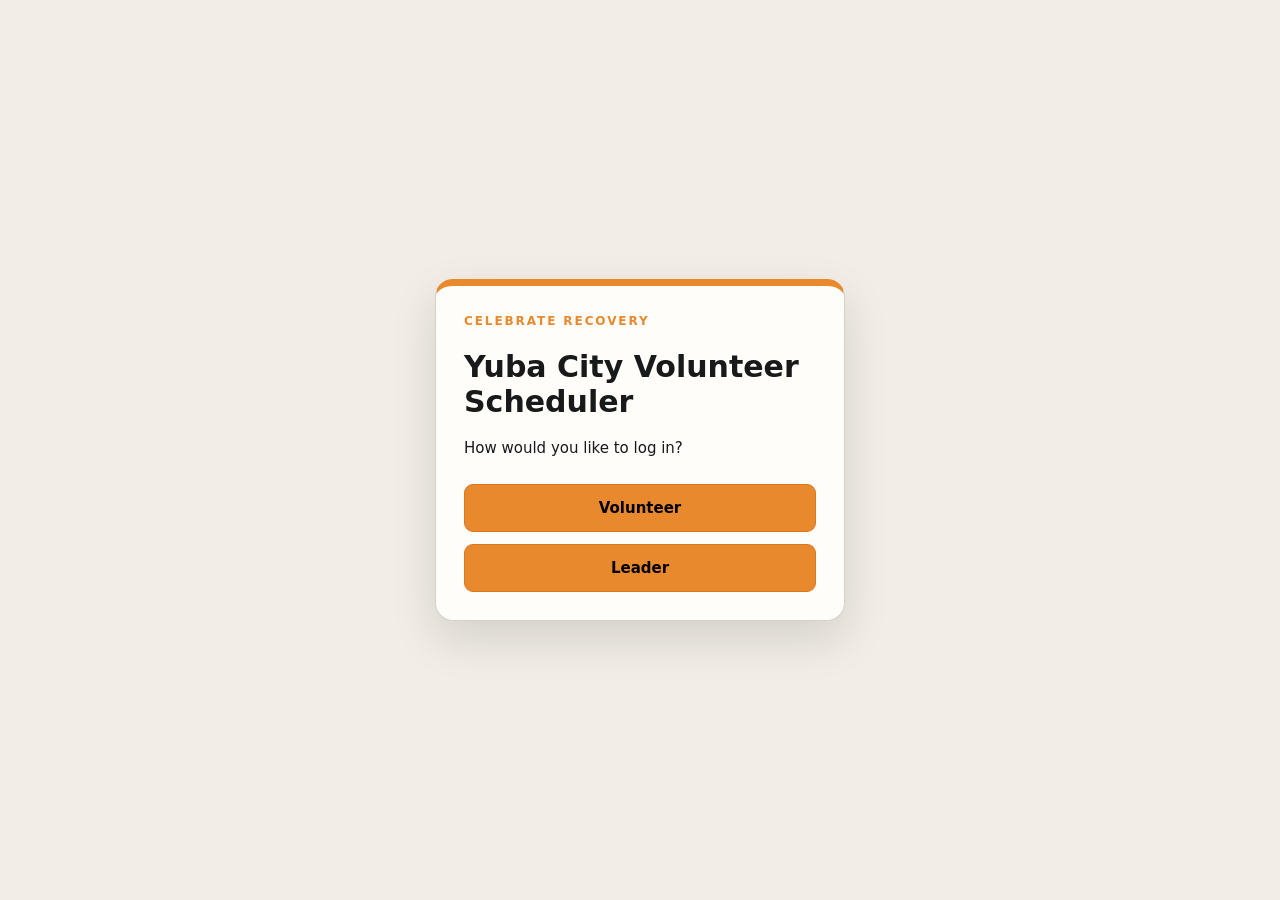
<file: index.html>
<!doctype html><html><head><meta charset="utf-8"><meta name="viewport" content="width=device-width,initial-scale=1"><title>CRYC Volunteer Scheduler</title><link rel="icon" href="cr-favicon.svg" type="image/svg+xml"><link rel="stylesheet" href="styles.css"><link rel="stylesheet" href="weekly-program.css"><link rel="stylesheet" href="weekly-menu.css"></head><body><div id="portalChoice" class="center"><div class="card login portalChoice"><div class="eyebrow">CELEBRATE RECOVERY</div><h1>Yuba City Volunteer Scheduler</h1><p>How would you like to log in?</p><button id="chooseVolunteer" class="primary">Volunteer</button><button id="chooseLeader">Leader</button></div></div><div id="volunteerLogin" class="center" hidden><div class="card login"><div class="eyebrow">CELEBRATE RECOVERY</div><h1>Volunteer Schedule</h1><p>Enter the phone number on your volunteer profile.</p><input id="volunteerPhone" type="tel" inputmode="tel" autocomplete="tel" placeholder="530-555-0123"><button id="volunteerLoginBtn">View My Schedule</button><button id="volunteerBack" class="secondary">← Back</button><div id="volunteerLoginMsg" class="error"></div></div></div><div id="volunteerPortal" hidden><header><div><div class="eyebrow">CELEBRATE RECOVERY · YUBA CITY</div><b id="volunteerHello"></b></div><nav><button id="volunteerLogout">Log out</button></nav></header><main><section><div class="titleRow"><div><h2>My Schedule</h2><p class="muted">Your upcoming volunteer assignments.</p></div></div><div id="myVolunteerSchedule"></div><p class="muted">Need to cancel or change an assignment? Please contact the team lead for your area of service directly.</p></section></main></div><div id="login" class="center" hidden><div class="card login"><div class="eyebrow">CELEBRATE RECOVERY</div><h1>Yuba City Volunteer Scheduler</h1><p>Enter your 4-digit PIN</p><input id="pin" inputmode="numeric" maxlength="4" placeholder="••••"><button id="loginBtn">Log in</button><button id="leaderBack" class="secondary">← Back</button><div id="loginMsg" class="error"></div></div></div><div id="app" hidden><header><div><div class="eyebrow">CELEBRATE RECOVERY · YUBA CITY</div><b id="hello"></b></div><nav><button data-view="schedule" class="active">Schedule</button><button data-view="volunteers">Volunteers</button><button data-view="settings">Settings</button><button id="logout">Log out</button></nav></header><main><section id="schedule" class="view"><div class="toolbar"><select id="teamFilter"></select><button id="prev">◀</button><button id="today">Today</button><button id="next">▶</button><button id="capture">📸 Capture</button></div><div class="scheduleWithProgram"><div><div id="weeks"></div><h2>On Call</h2><div id="oncall"></div></div><aside id="programPanel" class="programPanel"><div class="programHead"><div class="programHeadTop"><h2>Weekly Program</h2><button id="programAdd" class="programAdd" type="button" hidden>+ Add</button></div><div class="programMonthControls"><button id="programPrev" type="button">◀</button><div id="programMonth" class="programMonth"></div><button id="programNext" type="button">▶</button></div></div><div id="programList" class="programList"><div class="programEmpty">Loading…</div></div></aside><aside id="menuPanel" class="menuPanel"><div class="menuHead"><div class="menuHeadTop"><h2>Weekly Menu</h2><button id="menuAdd" class="menuAdd" type="button" hidden>+ Add</button></div><div class="programMonthControls"><button id="menuPrev" type="button">◀</button><div id="menuMonth" class="programMonth"></div><button id="menuNext" type="button">▶</button></div></div><div id="menuList" class="menuList"><div class="menuEmpty">Loading…</div></div></aside></div></section><section id="volunteers" class="view" hidden><div class="volunteerPageTop"><div><h2>Volunteers</h2><div class="muted">Manage volunteers by team.</div></div><div class="volunteerTopActions"><input id="volunteerSearch" class="volunteerSearch" placeholder="🔎 Search volunteers…" autocomplete="off"><button id="addVolunteer">+ Add Volunteer</button></div></div><div id="volunteerTeamFilters" class="volunteerFilterRow"></div><div id="volunteerFilterSummary" class="muted volunteerFilterSummary"></div><div id="pendingVolunteerSection"></div><h2 class="currentVolunteersTitle">Current Volunteers</h2><div id="volunteerList"></div></section><section id="settings" class="view" hidden><h2>Settings</h2><div id="myAccount"></div><div id="userAdmin"></div><div id="teamSettings"></div></section></main></div><dialog id="modal"><form method="dialog" id="modalForm"><div id="modalBody"></div><div class="actions"><button type="button" id="modalCancel">Cancel</button><button id="modalSave" value="default">Save</button></div></form></dialog><dialog id="captureModal"><div class="captureHead"><div><div class="eyebrow">CELEBRATE RECOVERY · YUBA CITY</div><h2>Volunteer Schedule</h2></div><button onclick="captureModal.close()">Close</button></div><div class="toolbar"><select id="captureTeam"></select><button id="capturePrev">◀ 4 weeks</button><button id="captureNext">Next 4 weeks ▶</button></div><div id="captureGrid"></div><p class="hint">Screenshot this view to share with your volunteer team.</p></dialog><dialog id="programEditor"><h2 id="programEditorTitle">Add Program</h2><label>Date<input id="programDateInput" type="date"></label><label>Program Type<select id="programTypeInput"><option>Testimony</option><option>Lesson</option><option>Chip Night</option><option>Special Event</option><option>Other</option></select></label><label>Title / Speaker<input id="programDetailInput" placeholder="John, Confess, etc."></label><label>Notes<textarea id="programNotesInput" rows="3"></textarea></label><div class="programDialogActions"><button id="programDelete" type="button" hidden>Delete</button><span><button id="programCancel" type="button">Cancel</button><button id="programSave" class="primary" type="button">Save</button></span></div></dialog><dialog id="menuEditor"><h2 id="menuEditorTitle">Add Weekly Menu</h2><label>Date<input id="menuDateInput" type="date"></label><label>Meal<input id="menuMealInput" placeholder="Example: Taco bar"></label><label>Drinks</label><div id="menuDrinkChoices" class="menuDrinkChoices"></div><div class="menuAddDrinkRow"><input id="menuNewDrink" placeholder="Add another drink option"><button id="menuAddDrink" type="button">+ Add</button></div><p class="hint">Select as many drinks as needed. Added options stay available for future menus.</p><label>Dessert<input id="menuDessertInput" placeholder="Example: Brownies"></label><div class="menuDialogActions"><button id="menuDelete" type="button" hidden>Delete</button><span><button id="menuCancel" type="button">Cancel</button><button id="menuSave" class="primary" type="button">Save</button></span></div></dialog><script src="app.js"></script><script src="volunteer-groups.js"></script><script src="multi-team-scheduling.js"></script><script src="pending-volunteers.js"></script><script src="activity-log.js"></script><script src="approval-notifications.js"></script><script src="volunteer-portal.js"></script><script src="weekly-program.js"></script><script src="weekly-menu.js"></script><script src="schedule-hide-past.js"></script><script>document.getElementById('modalCancel').addEventListener('click',()=>document.getElementById('modal').close());</script></body></html>
</file>
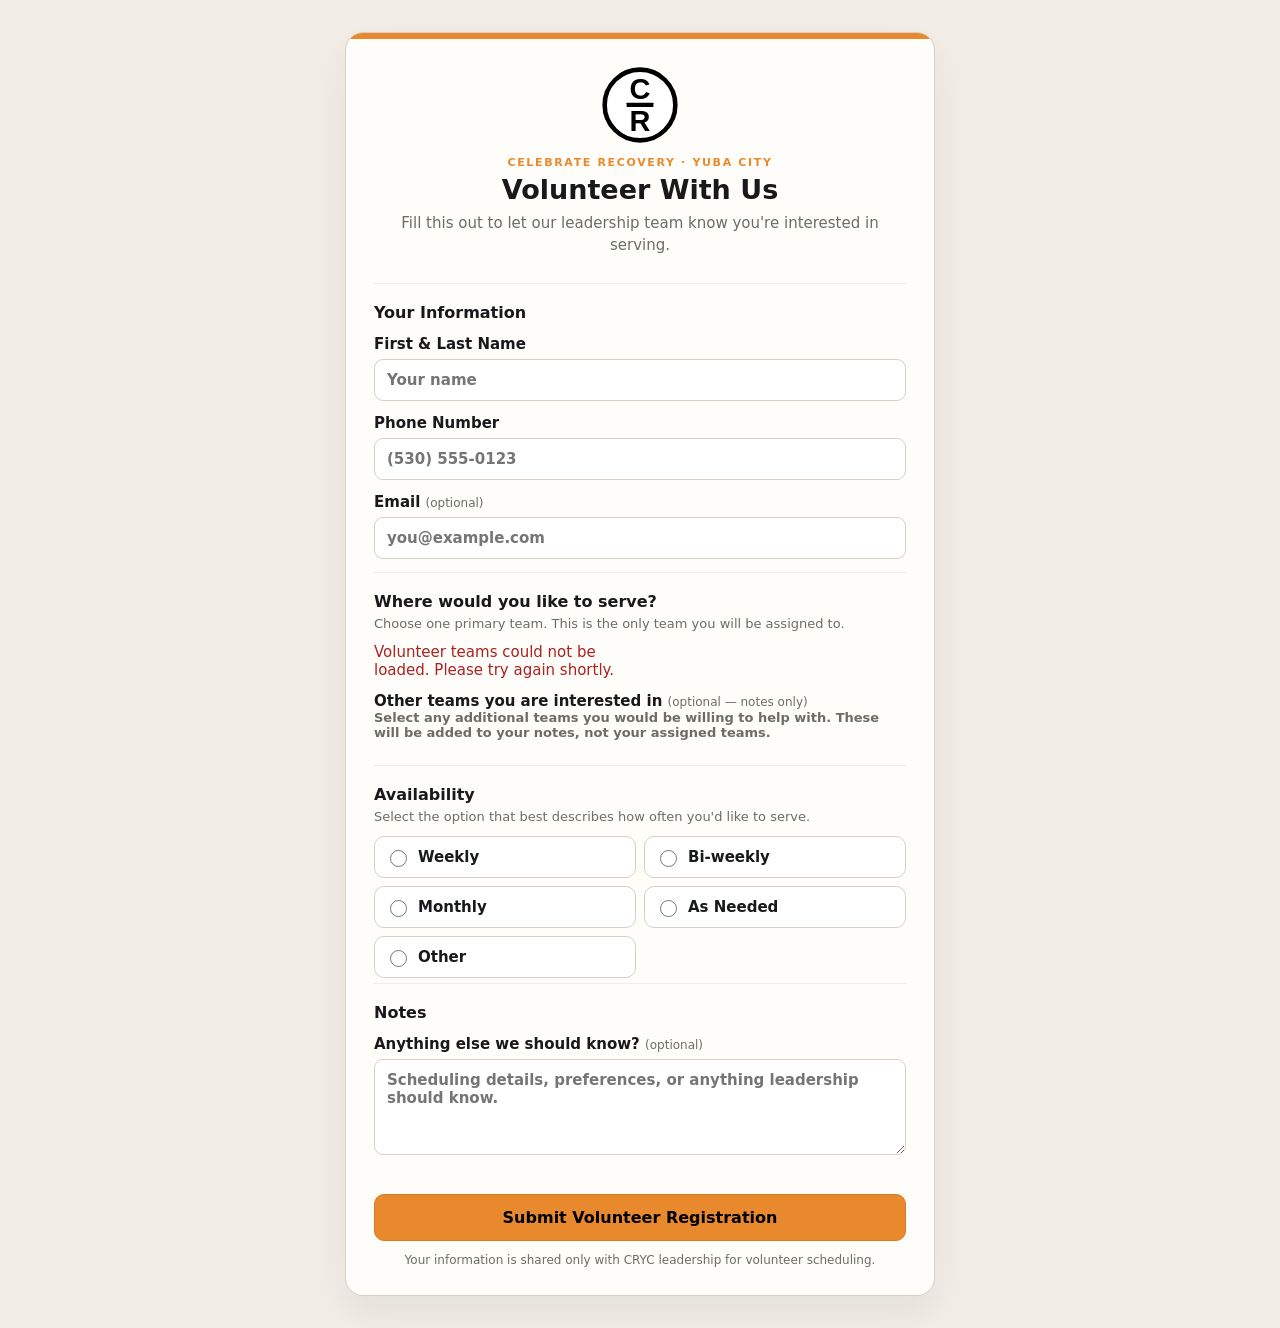
<file: volunteer-signup.html>
<!doctype html><html><head><meta charset="utf-8"><meta name="viewport" content="width=device-width,initial-scale=1"><title>Volunteer With Us · Celebrate Recovery Yuba City</title><link rel="icon" href="cr-favicon.svg" type="image/svg+xml"><style>:root{--bg:#f2eee7;--paper:#fffdf9;--ink:#17191a;--muted:#6f6b65;--line:#d8d0c5;--accent:#e8892d}*{box-sizing:border-box}body{margin:0;background:var(--bg);font:15px system-ui,Segoe UI,sans-serif;color:var(--ink)}main{max-width:620px;margin:32px auto;padding:0 15px}.card{background:var(--paper);border:1px solid var(--line);border-radius:18px;overflow:hidden;box-shadow:0 15px 40px #1111}.hero{padding:27px 28px 21px;border-top:6px solid var(--accent);text-align:center}.logo{width:78px;height:78px;margin:auto}.logo img{width:100%;height:100%;object-fit:contain}.eyebrow{margin-top:12px;color:var(--accent);font-size:11px;font-weight:900;letter-spacing:.15em}.hero h1{font-size:27px;margin:5px 0 8px}.hero p,.muted{color:var(--muted)}.hero p{margin:0;line-height:1.45}.form{padding:0 28px 28px}.section{border-top:1px solid #eee;padding-top:19px;margin-top:5px}.section h2{font-size:16px;margin:0 0 5px}.intro{color:var(--muted);font-size:13px;margin:0 0 12px}.field{display:block;font-weight:750;margin:13px 0}.field input,.field textarea{width:100%;margin-top:6px;border:1px solid var(--line);border-radius:9px;padding:11px 12px;background:white;font:inherit}.optional{font-weight:400;color:var(--muted);font-size:12px}.choices{display:grid;grid-template-columns:1fr 1fr;gap:8px}.choice{display:flex;gap:8px;align-items:center;border:1px solid var(--line);border-radius:10px;padding:10px;background:white;font-weight:650}.choice input{width:17px;height:17px;accent-color:var(--accent)}.other{display:none;margin-top:9px}.other input{width:100%;border:1px solid var(--line);border-radius:9px;padding:11px 12px;font:inherit}.submit{width:100%;margin-top:22px;padding:13px;border:1px solid #d9781f;border-radius:10px;background:var(--accent);font:800 16px system-ui;cursor:pointer}.submit:disabled{opacity:.6;cursor:wait}.msg{margin-top:12px;text-align:center;font-size:13px}.error{color:#a22}.privacy{text-align:center;color:var(--muted);font-size:12px;margin:11px 0 0}.success{display:none;padding:42px 30px;text-align:center}.check{width:62px;height:62px;border-radius:50%;background:var(--accent);display:grid;place-items:center;margin:auto;font-size:30px;font-weight:bold}.success h2{font-size:25px;margin:17px 0 8px}.success p{color:var(--muted);line-height:1.5}@media(max-width:520px){main{margin:14px auto}.hero,.form{padding-left:18px;padding-right:18px}.choices{grid-template-columns:1fr}.hero h1{font-size:24px}}</style></head><body><main><div class="card"><div id="registration"><div class="hero"><div class="logo"><img src="cr-favicon.svg" alt="Celebrate Recovery"></div><div class="eyebrow">CELEBRATE RECOVERY · YUBA CITY</div><h1>Volunteer With Us</h1><p>Fill this out to let our leadership team know you're interested in serving.</p></div><form id="form" class="form"><div class="section"><h2>Your Information</h2><label class="field">First & Last Name<input id="name" required autocomplete="name" placeholder="Your name"></label><label class="field">Phone Number<input id="phone" required type="tel" autocomplete="tel" placeholder="(530) 555-0123"></label><label class="field">Email <span class="optional">(optional)</span><input id="email" type="email" autocomplete="email" placeholder="you@example.com"></label></div><div class="section"><h2>Where would you like to serve?</h2><p class="intro">Choose one primary team. This is the only team you will be assigned to.</p><div id="teams" class="choices"><span class="muted">Loading volunteer teams…</span></div><div class="field">Other teams you are interested in <span class="optional">(optional — notes only)</span><p class="intro">Select any additional teams you would be willing to help with. These will be added to your notes, not your assigned teams.</p><div id="otherTeams" class="choices"></div></div></div><div class="section"><h2>Availability</h2><p class="intro">Select the option that best describes how often you'd like to serve.</p><div class="choices"><label class="choice"><input type="radio" name="availability" value="weekly" required> Weekly</label><label class="choice"><input type="radio" name="availability" value="bi_weekly"> Bi-weekly</label><label class="choice"><input type="radio" name="availability" value="monthly"> Monthly</label><label class="choice"><input type="radio" name="availability" value="as_needed"> As Needed</label><label class="choice"><input id="otherRadio" type="radio" name="availability" value="other"> Other</label></div><div id="otherBox" class="other"><input id="availabilityOther" placeholder="Tell us what works for you"></div></div><div class="section"><h2>Notes</h2><label class="field">Anything else we should know? <span class="optional">(optional)</span><textarea id="notes" rows="4" placeholder="Scheduling details, preferences, or anything leadership should know."></textarea></label></div><button id="submit" class="submit" type="submit">Submit Volunteer Registration</button><div id="msg" class="msg"></div><p class="privacy">Your information is shared only with CRYC leadership for volunteer scheduling.</p></form></div><div id="success" class="success"><div class="check">✓</div><h2>Registration received!</h2><p>Thank you for your interest in serving with Celebrate Recovery Yuba City. Your registration has been sent to our leadership team for review.</p><p><b>Once approved, you'll be added to the volunteer system and can be scheduled with your primary team.</b></p></div></div></main><script>const PROJECT='https://wzeetpoppcbytyriqzme.supabase.co/functions/v1/';const $=id=>document.getElementById(id);const esc=s=>String(s??'').replace(/[&<>"']/g,m=>({'&':'&amp;','<':'&lt;','>':'&gt;','"':'&quot;',"'":'&#39;'}[m]));async function loadTeams(){try{let r=await fetch(PROJECT+'cr-volunteer-register?teams=1');if(!r.ok)throw Error();let j=await r.json();let publicTeams=(j.teams||[]).filter(t=>String(t.name||'').trim().toLowerCase()!=='leadership team');if(!publicTeams.length)throw Error();$('teams').innerHTML=publicTeams.map(t=>`<label class="choice"><input type="radio" name="team" value="${t.id}"> ${esc(t.name)}</label>`).join('');$('otherTeams').innerHTML=publicTeams.map(t=>`<label class="choice"><input type="checkbox" name="otherTeam" value="${t.id}" data-name="${esc(t.name)}"> ${esc(t.name)}</label>`).join('');const syncOtherTeams=()=>{const selected=document.querySelector('input[name="team"]:checked')?.value;document.querySelectorAll('input[name="otherTeam"]').forEach(x=>{x.disabled=x.value===selected;if(x.disabled)x.checked=false})};$('teams').addEventListener('change',syncOtherTeams);syncOtherTeams()}catch{$('teams').innerHTML='<span class="error">Volunteer teams could not be loaded. Please try again shortly.</span>'}}document.querySelectorAll('input[name="availability"]').forEach(x=>x.onchange=()=>{$('otherBox').style.display=$('otherRadio').checked?'block':'none';$('availabilityOther').required=$('otherRadio').checked});$('form').onsubmit=async e=>{e.preventDefault();$('msg').textContent='';let team_ids=[...document.querySelectorAll('input[name="team"]:checked')].map(x=>x.value);if(!team_ids.length){$('msg').className='msg error';$('msg').textContent='Please select your primary team.';return}let availability=document.querySelector('input[name="availability"]:checked')?.value;if(!availability)return;$('submit').disabled=true;$('submit').textContent='Submitting…';try{let r=await fetch(PROJECT+'cr-volunteer-register',{method:'POST',headers:{'Content-Type':'application/json'},body:JSON.stringify({name:$('name').value.trim(),phone:$('phone').value.trim(),email:$('email').value.trim(),team_ids,availability_type:availability,availability_other:$('availabilityOther').value.trim(),notes:[ $('notes').value.trim(), document.querySelector('input[name="otherTeam"]:checked')?'Other teams of interest (not assigned): '+[...document.querySelectorAll('input[name="otherTeam"]:checked')].map(x=>x.dataset.name).join(', '):'' ].filter(Boolean).join('\\n')})});let j=await r.json();if(!r.ok)throw Error(j.error||'Registration could not be submitted.');$('registration').style.display='none';$('success').style.display='block';window.scrollTo(0,0)}catch(err){$('msg').className='msg error';$('msg').textContent=err.message;$('submit').disabled=false;$('submit').textContent='Submit Volunteer Registration'}};loadTeams();</script></body></html>
</file>
<file: styles.css>
:root{--bg:#f2eee7;--paper:#fffdf9;--ink:#17191a;--muted:#6f6b65;--line:#d8d0c5;--accent:#e8892d;--dark:#111517}*{box-sizing:border-box}[hidden]{display:none!important}body{margin:0;font:15px system-ui,Segoe UI,sans-serif;background:var(--bg);color:var(--ink)}button,select,input,textarea{font:inherit}button,select,input,textarea{border:1px solid var(--line);border-radius:9px;padding:9px 12px;background:var(--paper)}button{cursor:pointer}.center{min-height:100vh;display:grid;place-items:center}.card{background:var(--paper);border:1px solid var(--line);border-radius:18px}.login{width:min(410px,92vw);padding:28px;border-top:7px solid var(--accent);box-shadow:0 18px 45px #1112}.login input,.login button{width:100%;margin-top:12px}.login button,.active,.primary{background:var(--accent);border-color:#d9781f;font-weight:800}.login .secondary{background:var(--paper);border-color:var(--line);font-weight:600}.portalChoice button{min-height:48px}.eyebrow{font-size:12px;font-weight:900;letter-spacing:.16em;color:var(--accent)}header{position:sticky;top:0;z-index:5;background:var(--dark);color:white;border-bottom:3px solid var(--accent);padding:12px max(16px,calc((100% - 1500px)/2));display:flex;justify-content:space-between;gap:12px;align-items:center}nav{display:flex;gap:7px;flex-wrap:wrap}nav button{background:#24282a;color:white;border-color:#494d4f}main{max-width:1500px;margin:auto;padding:18px}.toolbar,.titleRow,.actions,.captureHead{display:flex;gap:8px;align-items:center;justify-content:space-between;flex-wrap:wrap}.toolbar{margin-bottom:14px}.toolbar select{min-width:220px}.monday{background:var(--paper);border:1px solid var(--line);border-radius:14px;margin:12px 0;overflow:hidden}.mondayHead{padding:10px 13px;border-left:5px solid var(--accent);background:#f7f3ed;display:flex;justify-content:space-between;align-items:center}.teams{display:grid;grid-template-columns:repeat(auto-fit,minmax(190px,1fr));gap:8px;padding:9px}.team{border:1px solid var(--line);border-radius:10px;overflow:hidden}.teamTitle{padding:7px 9px;font-weight:800}.teamBody{padding:6px}.assignment{padding:6px 8px;margin:4px 0;border-radius:8px;display:flex;gap:8px;align-items:center}.assignment .role{margin-left:auto;font-size:12px}.dot{width:12px;height:12px;border-radius:50%;display:inline-block;margin-right:6px}.onTeam,.settingsCard,.volCard{background:var(--paper);border:1px solid var(--line);border-radius:12px;margin:10px 0;overflow:hidden}.bar{padding:9px 12px;font-weight:800;display:flex;justify-content:space-between}.body{padding:10px 12px}.onPerson,.row{display:flex;justify-content:space-between;align-items:center;gap:12px;padding:8px 0;border-bottom:1px solid #eee}.onPerson:last-child,.row:last-child{border:0}.phone{font-weight:800;color:inherit;text-decoration:none}.volGrid{display:grid;grid-template-columns:repeat(auto-fit,minmax(260px,1fr));gap:10px}.volCard{padding:14px}.muted,.hint{color:var(--muted);font-size:13px}.error{color:#a22;margin-top:8px}.settingsHead{background:#1c2022;color:white;border-bottom:3px solid var(--accent);padding:10px 12px}.settingsHead .muted{color:#ccc}.pendingVolunteers{margin:14px 0 24px}.pendingVolunteerHead{background:#f7f3ed;color:var(--ink);display:flex;justify-content:space-between;align-items:center;gap:12px}.pendingVolunteerHead .muted{color:var(--muted)}.pendingBadge{background:var(--accent);border-radius:999px;min-width:26px;text-align:center;padding:4px 8px;font-size:12px;font-weight:900}.pendingVolunteer{background:#fffaf3;border:1px solid #e5d2b9;border-left:5px solid var(--accent);border-radius:10px;padding:12px;margin:8px 0}.newBadge{display:inline-block;background:var(--accent);border-radius:999px;padding:3px 7px;font-size:10px;font-weight:900;margin-left:6px}.pendingDetails{display:grid;grid-template-columns:1fr 1fr;gap:10px 20px;margin-top:11px;font-size:13px}.pendingDetails b{font-size:11px;letter-spacing:.04em}.pendingNotes{grid-column:1/-1}.pendingActions{display:flex;justify-content:flex-end;gap:7px;margin-top:12px}.dangerText{color:#a22}.currentVolunteersTitle{margin-top:24px}.registrationTeams{display:grid;grid-template-columns:1fr 1fr;gap:6px;margin:6px 0 12px}.checkRow{display:flex!important;align-items:center;gap:7px;margin:0!important}.checkRow input{width:auto!important;margin:0!important}.volunteerPageTop{display:flex;justify-content:space-between;align-items:flex-end;gap:16px;flex-wrap:wrap}.volunteerPageTop h2{margin-bottom:2px}.volunteerTopActions{display:flex;gap:8px;align-items:center}.volunteerSearch{width:250px;padding:8px 11px}.volunteerFilterRow{display:flex;align-items:center;gap:7px;flex-wrap:wrap;margin:18px 0 7px}.volunteerFilterLabel{font-weight:800;margin-right:3px}.volunteerFilterChip{border-radius:999px;padding:7px 12px}.volunteerFilterChip.selected{background:var(--dark);color:#fff;border-color:var(--dark)}.volunteerFilterSummary{margin-bottom:10px}dialog{border:0;border-radius:16px;max-width:min(95vw,760px);width:100%;padding:18px;background:var(--bg)}dialog::backdrop{background:#0008}#modal label{display:block;margin:10px 0}#modal label input,#modal label select,#modal label textarea{width:100%;margin-top:5px}#captureModal{max-width:min(96vw,1100px)}#captureGrid{display:grid;grid-template-columns:repeat(2,minmax(0,1fr));gap:9px}.captureWeek{background:white;border:1px solid var(--line);border-radius:12px;overflow:hidden}.captureWeek h3{margin:0;padding:8px 10px;border-left:5px solid var(--accent);background:#f7f3ed}.captureTeam{margin:6px;border:1px solid var(--line);border-radius:8px;overflow:hidden}.captureTeam b{display:block;padding:5px 7px}.captureAssign{display:flex;justify-content:space-between;gap:8px;padding:5px 7px;font-size:12px}.captureAssign span:last-child{text-align:right}.myAssignment{background:var(--paper);border:1px solid var(--line);border-left:6px solid var(--accent);border-radius:12px;padding:16px;margin:12px 0}.myAssignmentDate{font-size:17px;font-weight:850;margin-bottom:8px}.myAssignmentTeam{font-weight:750}.myAssignmentRole{color:var(--muted);margin-top:3px}.emptySchedule{background:var(--paper);border:1px solid var(--line);border-radius:14px;padding:24px;text-align:center;margin-top:16px}.emptySchedule h3{margin:0 0 6px}.emptySchedule p{margin:0;color:var(--muted)}.hidden{display:none!important}@media(max-width:650px){header{align-items:flex-start;flex-direction:column}main{padding:10px}.teams{grid-template-columns:1fr 1fr;padding:5px;gap:5px}.teamTitle{font-size:11px}.assignment{font-size:11px;display:block}.assignment .role{display:block;margin:2px 0 0 18px}.toolbar select{min-width:150px;flex:1}#captureGrid{grid-template-columns:1fr 1fr;gap:5px}.captureTeam{margin:3px}.captureAssign{font-size:9px;padding:4px}.captureTeam b{font-size:9px}.captureWeek h3{font-size:11px;padding:6px}.pendingDetails,.registrationTeams{grid-template-columns:1fr}.pendingActions{justify-content:flex-start;flex-wrap:wrap}.volunteerPageTop{align-items:stretch}.volunteerTopActions{width:100%}.volunteerSearch{flex:1;min-width:0}}
.positionSettingsRow{display:flex;justify-content:space-between;align-items:flex-start;gap:14px;padding:12px 0;border-bottom:1px solid #eee}.positionSettingsRow:last-child{border-bottom:0}.positionMeta{color:var(--muted);font-size:13px;line-height:1.55;margin-top:5px}.positionDetailsLink{border:0;background:transparent;color:#087de5;text-decoration:underline;font-weight:800;padding:8px 0;margin-top:5px}.positionDetails{margin-top:12px;padding:16px;background:#fff;border:1px solid var(--line);border-radius:12px}.positionDetails h3{margin:0 0 12px}.positionDetails p{line-height:1.45}.positionDetails .primary{margin-top:4px}@media(max-width:650px){.positionSettingsRow{flex-direction:column}.positionSettingsRow>span{width:100%}}
</file>
<file: weekly-program.css>
#schedule .scheduleWithProgram{display:grid;grid-template-columns:minmax(0,1fr) 285px;gap:14px;align-items:start}.programPanel{background:var(--paper);border:1px solid var(--line);border-radius:14px;margin-top:12px;overflow:hidden;position:sticky;top:78px}.programHead{padding:10px 12px;background:#f7f3ed;border-bottom:1px solid var(--line)}.programHeadTop{display:flex;justify-content:space-between;align-items:center;gap:8px}.programHead h2{font-size:17px;margin:0}.programAdd{padding:5px 8px;font-size:12px;font-weight:800;background:var(--accent);border-color:#d9781f}.programMonthControls{display:flex;align-items:center;justify-content:space-between;gap:5px;margin-top:9px}.programMonthControls button{padding:5px 8px}.programMonth{font-size:12px;font-weight:900;letter-spacing:.06em;text-align:center}.programList{padding:3px 12px 10px}.programRow{display:grid;grid-template-columns:44px 1fr auto;gap:7px;padding:10px 0;border-bottom:1px solid #eee}.programRow:last-child{border-bottom:0}.programDate{font-weight:850;font-size:13px}.programDate small{display:block;color:var(--muted);font-weight:500}.programType{font-weight:800;font-size:13px}.programNotes{color:var(--muted);font-size:11px;margin-top:3px}.programEdit{border:0;background:transparent;padding:2px}.programEmpty{color:var(--muted);font-size:13px;padding:16px 0}#programEditor label{display:block;margin:10px 0}#programEditor label input,#programEditor label select,#programEditor label textarea{width:100%;margin-top:5px}#programEditor .programDialogActions{display:flex;justify-content:space-between;gap:8px;margin-top:14px}#programEditor .programDialogActions span{display:flex;gap:8px}#programDelete{color:#a22}@media(max-width:760px){#schedule .scheduleWithProgram{grid-template-columns:1fr}.programPanel{position:static;order:-1}}
</file>
<file: weekly-menu.css>
#schedule .scheduleWithProgram{grid-template-columns:minmax(650px,1fr) 285px 285px}.menuPanel{background:var(--paper);border:1px solid var(--line);border-radius:14px;margin-top:12px;overflow:hidden;position:sticky;top:78px}.menuHead{padding:10px 12px;background:#f7f3ed;border-bottom:1px solid var(--line)}.menuHeadTop{display:flex;justify-content:space-between;align-items:center;gap:8px}.menuHead h2{font-size:17px;margin:0}.menuAdd{padding:5px 8px;font-size:12px;font-weight:800;background:var(--accent);border-color:#d9781f}.menuMonthControls{display:flex;align-items:center;justify-content:space-between;gap:5px;margin-top:9px}.menuMonthControls button{padding:5px 8px}.menuMonth{font-size:12px;font-weight:900;letter-spacing:.06em;text-align:center}.menuList{padding:3px 12px 10px}.menuRow{display:grid;grid-template-columns:44px 1fr auto;gap:7px;padding:10px 0;border-bottom:1px solid #eee}.menuRow:last-child{border-bottom:0}.menuDate{font-weight:850;font-size:13px}.menuDate small{display:block;color:var(--muted);font-weight:500}.menuMeal{font-weight:800;font-size:13px}.menuLine{font-size:12px;margin-top:3px}.menuEdit{border:0;background:transparent;padding:2px}.menuEmpty{color:var(--muted);font-size:13px;padding:16px 0}#menuEditor label{display:block;margin:10px 0}#menuEditor label input,#menuEditor label textarea{width:100%;margin-top:5px}.menuDrinkChoices{background:var(--paper);border:1px solid var(--line);border-radius:10px;padding:10px}.menuDrinkOption{display:flex!important;align-items:center;gap:7px;margin:6px 0!important;font-weight:400}.menuDrinkOption input{width:auto!important;margin:0!important}.menuAddDrinkRow{display:flex;gap:6px;margin-top:7px}.menuAddDrinkRow input{flex:1}.menuDialogActions{display:flex;justify-content:space-between;gap:8px;margin-top:14px}.menuDialogActions span{display:flex;gap:8px}#menuDelete{color:#a22}@media(max-width:1200px){#schedule .scheduleWithProgram{grid-template-columns:minmax(520px,1fr) 260px 260px}}@media(max-width:1000px){#schedule .scheduleWithProgram{grid-template-columns:1fr}.menuPanel,.programPanel{position:static}.programPanel{order:2}.menuPanel{order:3}}
</file>
